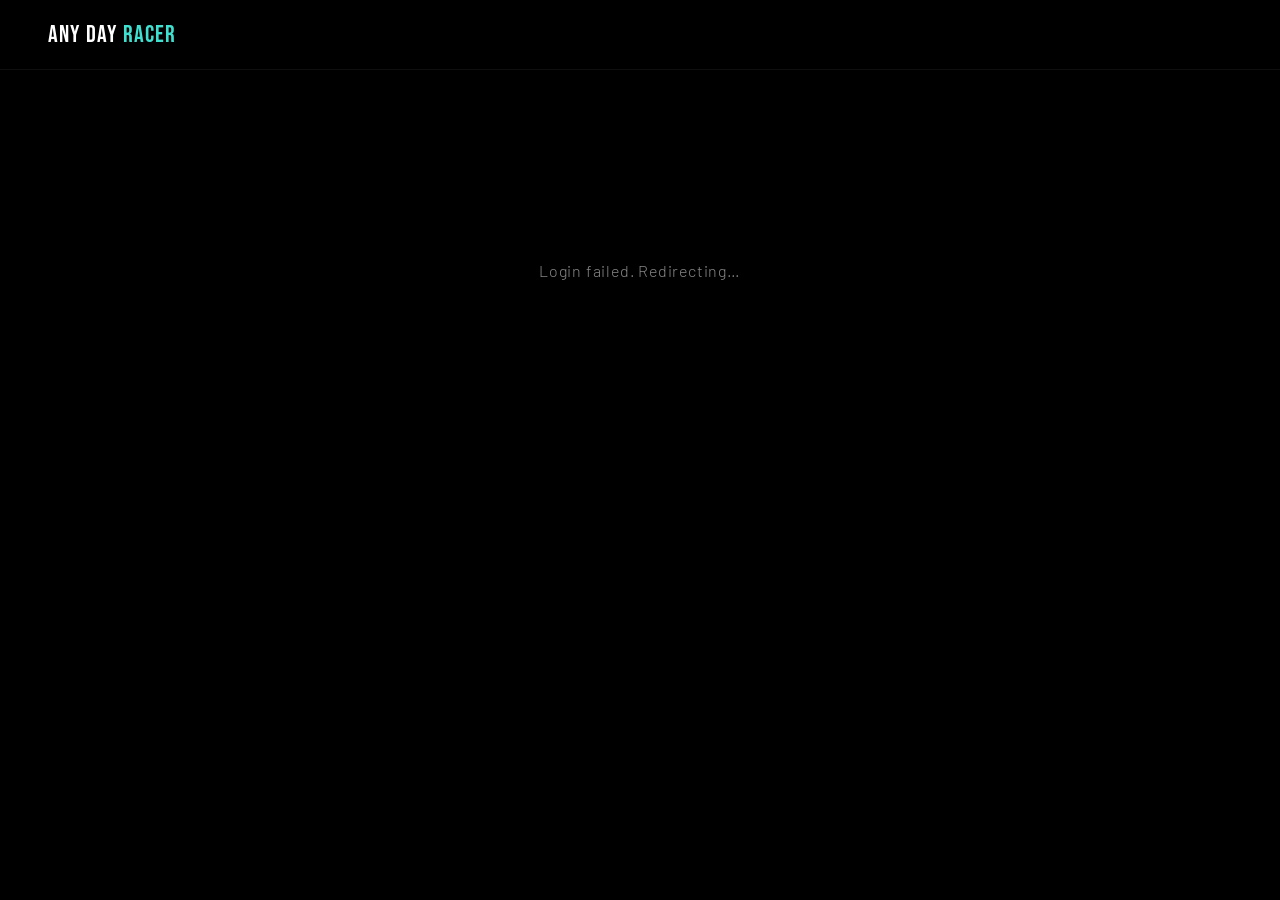
<file: login-callback.html>
<!doctype html>
<html lang="en">
  <head>
    <meta charset="utf-8" />
    <meta name="viewport" content="width=device-width, initial-scale=1.0" />
    <title>Logging in… — Any Day Racer</title>
    <link rel="stylesheet" href="index.css" />
    <link
      href="https://fonts.googleapis.com/css2?family=Bebas+Neue&family=Barlow:wght@300;400;600&display=swap"
      rel="stylesheet"
    />
    <style>
      .callback-wrap {
        min-height: 60vh;
        display: flex;
        flex-direction: column;
        align-items: center;
        justify-content: center;
        gap: 1rem;
        font-family: var(--font-body);
        color: var(--grey-text);
      }
      .callback-wrap p {
        font-size: 1rem;
        letter-spacing: 0.05em;
      }
    </style>
  </head>
  <body>
    <nav class="nav">
      <a href="index.html" class="nav-logo"
        >Any Day <span class="logo-accent">Racer</span></a
      >
    </nav>

    <main class="callback-wrap">
      <p id="status">Logging you in…</p>
    </main>

    <script>
      async function handleLogin() {
        const params = new URLSearchParams(window.location.search);
        const accessToken = params.get("access_token");
        const refreshToken = params.get("refresh_token");
        const expiresAt = params.get("expires_at");
        const athleteId = params.get("athlete_id");

        if (!accessToken || !athleteId) {
          document.getElementById("status").textContent =
            "Login failed. Redirecting…";
          setTimeout(() => {
            window.location.href = "login.html";
          }, 2000);
          return;
        }

        const response = await fetch(
          `/.netlify/functions/get-profile?athlete_id=${athleteId}`,
        );

        if (response.status === 404) {
          document.getElementById("status").textContent =
            "No account found. Redirecting to sign up…";
          setTimeout(() => {
            window.location.href = "signup.html";
          }, 2000);
          return;
        }

        if (!response.ok) {
          document.getElementById("status").textContent =
            "Something went wrong. Please try again.";
          return;
        }

        const profile = await response.json();
        profile.access_token = accessToken;
        profile.refresh_token = refreshToken;
        profile.expires_at = expiresAt;
        profile.athlete_id = athleteId;
        localStorage.setItem("adr_profile", JSON.stringify(profile));

        window.location.href = "profile.html";
      }

      handleLogin();
    </script>
  </body>
</html>
</file>
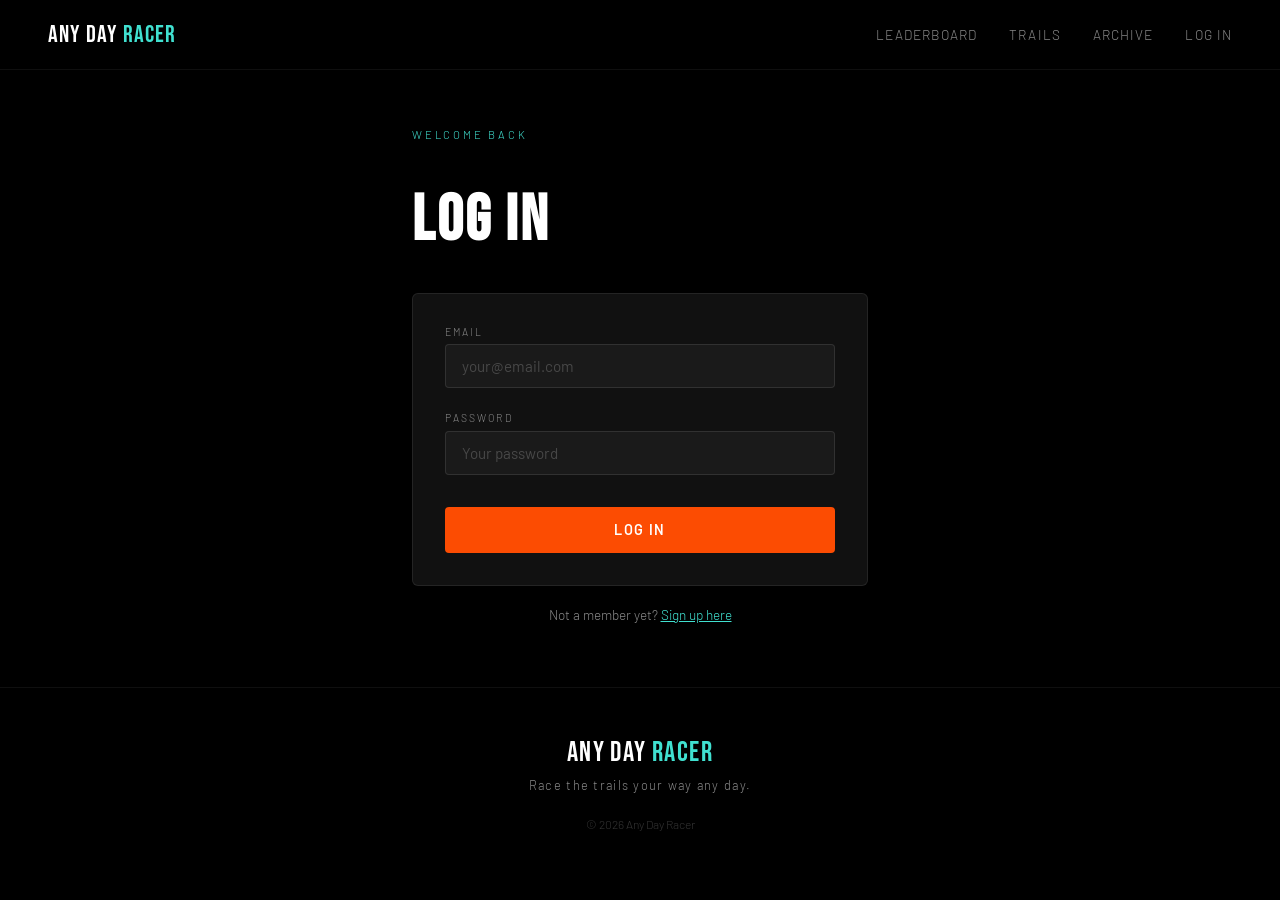
<file: login.html>
<!doctype html>
<html lang="en">
  <head>
    <meta charset="utf-8" />
    <meta name="viewport" content="width=device-width, initial-scale=1.0" />
    <title>Log In — Any Day Racer</title>
    <link rel="stylesheet" href="index.css" />
    <link rel="stylesheet" href="signup.css" />
    <link
      href="https://fonts.googleapis.com/css2?family=Bebas+Neue&family=Barlow:wght@300;400;600&display=swap"
      rel="stylesheet"
    />
  </head>
  <body>
    <nav class="nav">
      <a href="index.html" class="nav-logo"
        >Any Day <span class="logo-accent">Racer</span></a
      >
      <div class="nav-links">
        <a href="leaderboard.html">Leaderboard</a>
        <a href="#">Trails</a>
        <a href="#">Archive</a>
        <a href="login.html" id="nav-login">Log In</a>
        <a href="profile.html" id="nav-profile" style="display:none">My Profile</a>
        <button class="btn-logout" id="nav-logout" style="display:none" onclick="logout()">Log Out</button>
      </div>
    </nav>

    <main class="signup-wrap">
      <div class="signup-heading">
        <p class="section-label">Welcome back</p>
        <h1 class="signup-title">Log in</h1>
      </div>

      <div class="signup-card">
        <div class="form-group">
          <label for="email">Email</label>
          <input type="email" id="email" placeholder="your@email.com" />
        </div>

        <div class="form-group">
          <label for="password">Password</label>
          <input type="password" id="password" placeholder="Your password" />
        </div>

        <p id="login-error" style="display:none; font-family: var(--font-body); color: #e05555; font-size: 0.85rem; margin-bottom: 1rem;"></p>

        <button id="login-btn" class="btn-strava signup-btn">Log In</button>
      </div>

      <p style="font-family: var(--font-body); color: var(--grey-text); font-size: 0.85rem; margin-top: 1.25rem; text-align: center;">
        Not a member yet?
        <a href="signup.html" style="color: var(--turquoise);">Sign up here</a>
      </p>
    </main>

    <footer class="footer">
      <p class="footer-logo">Any Day <span class="logo-accent">Racer</span></p>
      <p class="footer-sub">Race the trails your way any day.</p>
      <p class="footer-copy">&copy; 2026 Any Day Racer</p>
    </footer>

    <script src="login.js"></script>
    <script src="main.js"></script>
  </body>
</html>
</file>
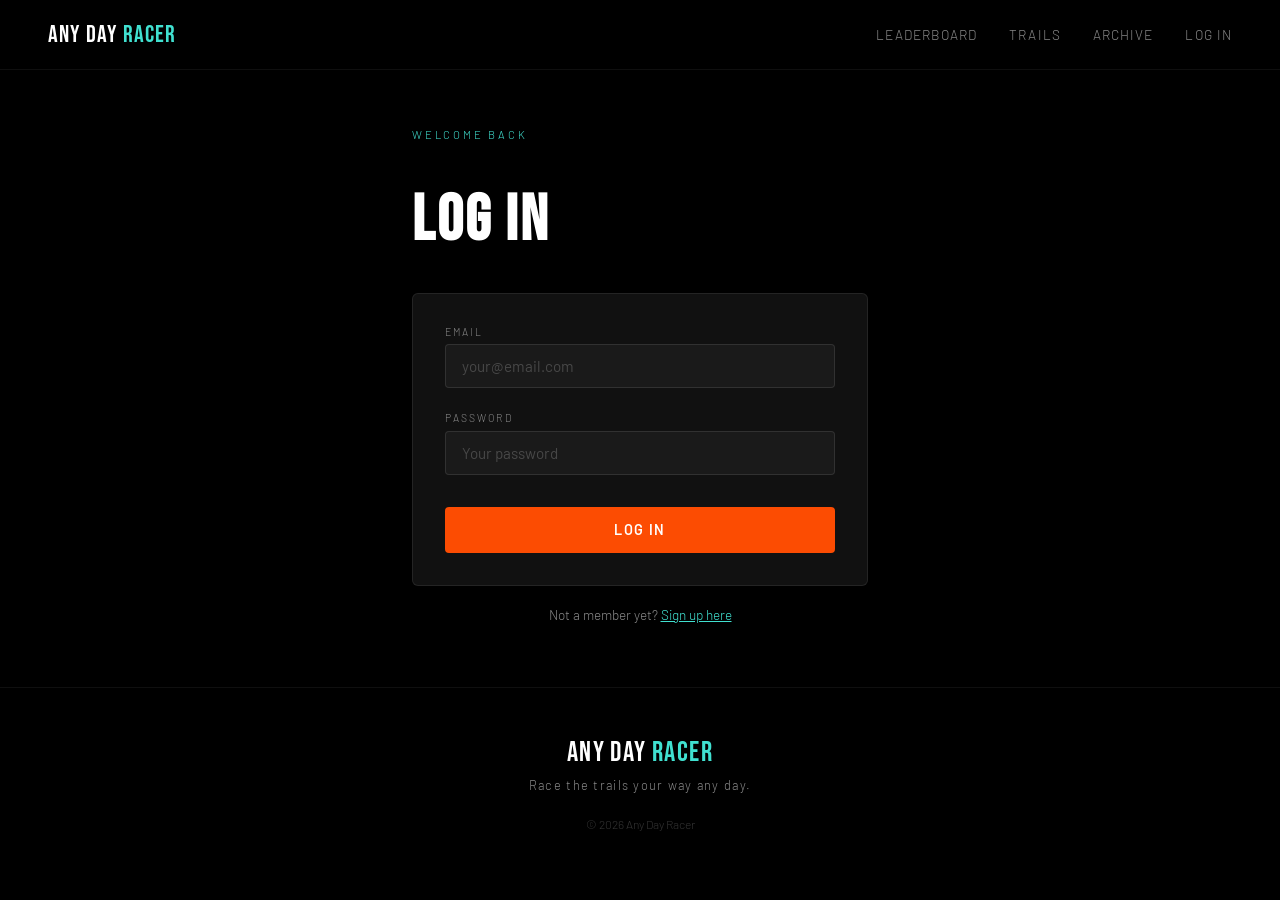
<file: profile.html>
<!doctype html>
<html lang="en">
  <head>
    <meta charset="utf-8" />
    <meta name="viewport" content="width=device-width, initial-scale=1.0" />
    <title>Profile — Any Day Racer</title>
    <link rel="stylesheet" href="index.css" />
    <link rel="stylesheet" href="profile.css" />
    <link
      href="https://fonts.googleapis.com/css2?family=Bebas+Neue&family=Barlow:wght@300;400;600&display=swap"
      rel="stylesheet"
    />
  </head>
  <body>
    <nav class="nav">
      <a href="index.html" class="nav-logo">Any Day <span class="logo-accent">Racer</span></a>
      <div class="nav-links">
        <a href="leaderboard.html">Leaderboard</a>
        <a href="#">Trails</a>
        <a href="#">Archive</a>
        <a href="login.html" id="nav-login" style="display:none">Log In</a>
        <a href="profile.html" id="nav-profile" style="display:none">My Profile</a>
        <button class="btn-logout" id="nav-logout" style="display:none" onclick="logout()">Log Out</button>
      </div>
    </nav>

    <main class="profile-wrap">
      <!-- PROFILE HEADER -->
      <div class="profile-header">
        <div class="avatar" id="avatar">BR</div>
        <div class="profile-identity">
          <p class="profile-eyebrow">Any Day Racer</p>
          <h1 class="profile-name" id="profile-name">Beau Rider</h1>
          <p class="profile-strava">Connected via Strava</p>
        </div>
      </div>

      <!-- RIDER DETAILS -->
      <div class="rider-details">
        <div class="detail-item">
          <span class="detail-label">Home Park</span>
          <span class="detail-val" id="detail-homepark"
            >Woodhill Bike Park</span
          >
        </div>
        <div class="detail-item">
          <span class="detail-label">Bike</span>
          <span class="detail-val" id="detail-bike">Trek Slash 9</span>
        </div>
        <div class="detail-item">
          <span class="detail-label">Favourite Trail</span>
          <span class="detail-val" id="detail-trail">1700</span>
        </div>
      </div>

      <!-- STATS GRID -->
      <div class="stats-grid">
        <div class="stat-card">
          <span class="stat-num">12</span>
          <span class="stat-label">Races Entered</span>
        </div>
        <div class="stat-card">
          <span class="stat-num">3</span>
          <span class="stat-label">Podiums</span>
        </div>
        <div class="stat-card">
          <span class="stat-num">1</span>
          <span class="stat-label">Wins</span>
        </div>
        <div class="stat-card">
          <span class="stat-num">47</span>
          <span class="stat-label">Total Attempts</span>
        </div>
      </div>

      <!-- RESULTS -->
      <div class="results-section">
        <p class="section-label">Race history</p>
        <div class="results-list">
          <div class="result-card">
            <div class="result-month">
              <span class="result-trail">1700</span>
              <span class="result-date">March 2026</span>
            </div>
            <div class="result-mid">
              <span class="result-rank gold-text">#1</span>
              <span class="result-badge gold-badge">Gold</span>
            </div>
            <div class="result-right">
              <span class="result-time">2:56</span>
              <span class="result-attempts">4 attempts</span>
            </div>
          </div>

          <div class="result-card">
            <div class="result-month">
              <span class="result-trail">Ridge Line</span>
              <span class="result-date">February 2026</span>
            </div>
            <div class="result-mid">
              <span class="result-rank silver-text">#2</span>
              <span class="result-badge silver-badge">Silver</span>
            </div>
            <div class="result-right">
              <span class="result-time">3:44</span>
              <span class="result-attempts">6 attempts</span>
            </div>
          </div>

          <div class="result-card">
            <div class="result-month">
              <span class="result-trail">Drop Zone</span>
              <span class="result-date">January 2026</span>
            </div>
            <div class="result-mid">
              <span class="result-rank bronze-text">#3</span>
              <span class="result-badge bronze-badge">Bronze</span>
            </div>
            <div class="result-right">
              <span class="result-time">1:22</span>
              <span class="result-attempts">3 attempts</span>
            </div>
          </div>

          <div class="result-card">
            <div class="result-month">
              <span class="result-trail">Sunset Chute</span>
              <span class="result-date">December 2025</span>
            </div>
            <div class="result-mid">
              <span class="result-rank">#7</span>
              <span class="result-badge">Finisher</span>
            </div>
            <div class="result-right">
              <span class="result-time">4:10</span>
              <span class="result-attempts">2 attempts</span>
            </div>
          </div>
        </div>
      </div>
    </main>

    <footer class="footer">
      <p class="footer-logo">Any Day Racer</p>
      <p class="footer-sub">Race the trails your way any day.</p>
      <p class="footer-copy">© 2026 Any Day Racer</p>
    </footer>
    <script src="profile.js"></script>
    <script src="main.js"></script>
  </body>
</html>
</file>
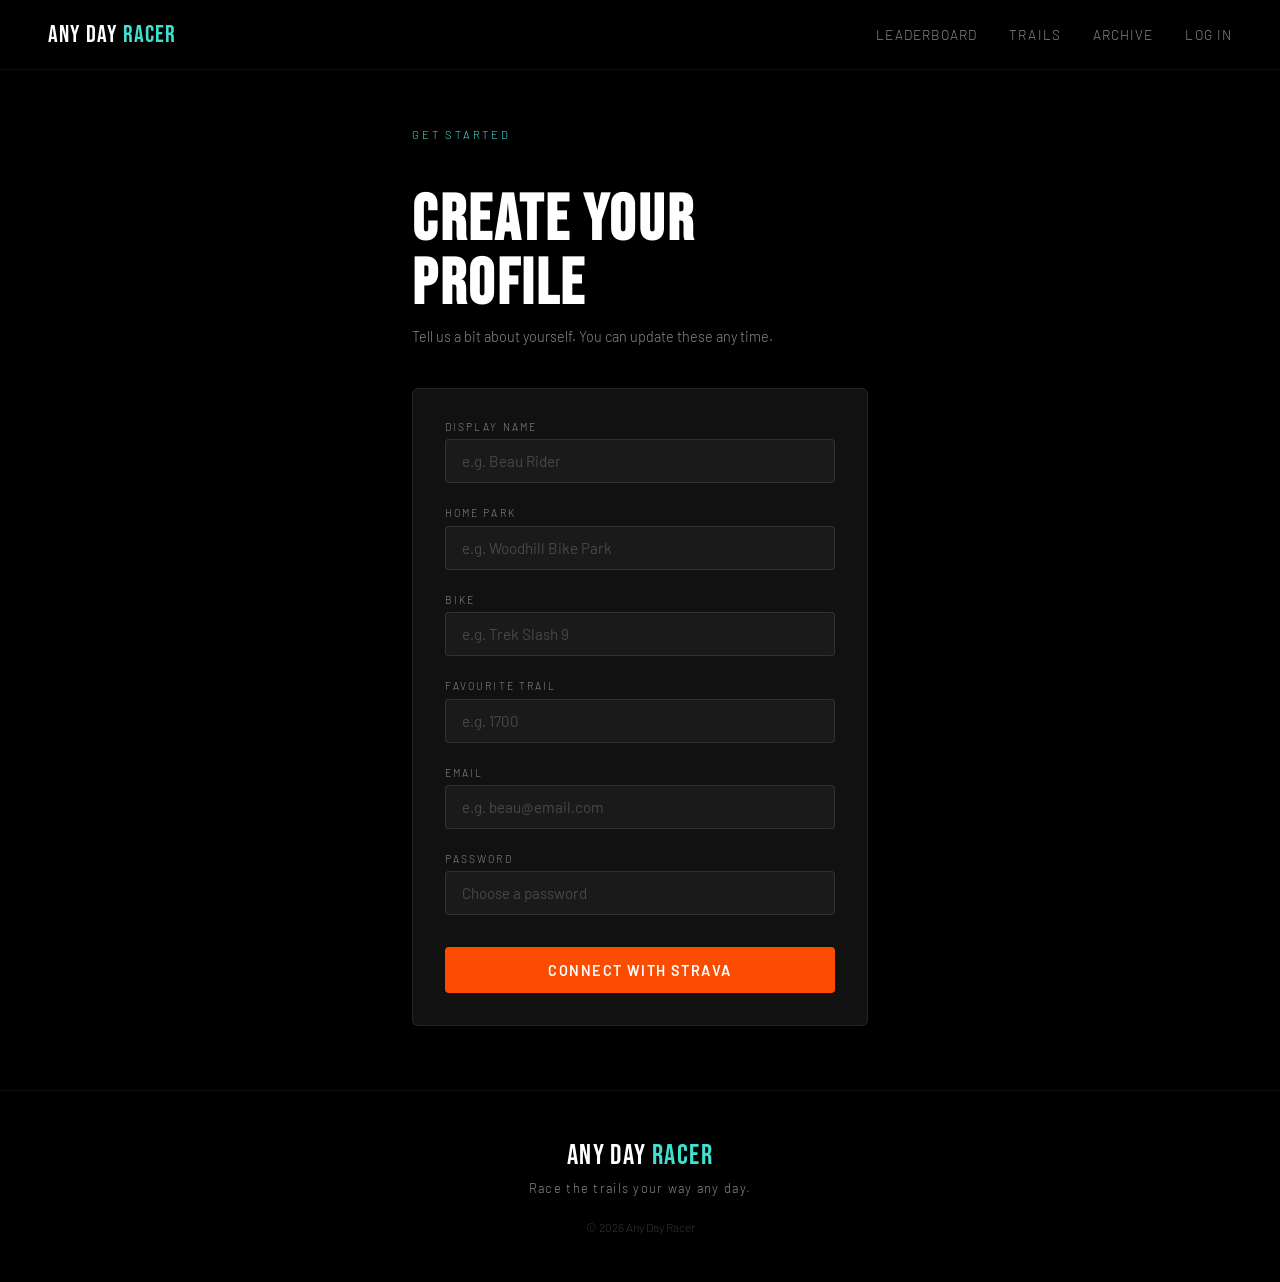
<file: signup.html>
<!doctype html>
<html lang="en">
  <head>
    <meta charset="utf-8" />
    <meta name="viewport" content="width=device-width, initial-scale=1.0" />
    <title>Create Profile — Any Day Racer</title>
    <link rel="stylesheet" href="index.css" />
    <link rel="stylesheet" href="signup.css" />
    <link
      href="https://fonts.googleapis.com/css2?family=Bebas+Neue&family=Barlow:wght@300;400;600&display=swap"
      rel="stylesheet"
    />
  </head>
  <body>
    <nav class="nav">
      <a href="index.html" class="nav-logo"
        >Any Day <span class="logo-accent">Racer</span></a
      >
      <div class="nav-links">
        <a href="leaderboard.html">Leaderboard</a>
        <a href="#">Trails</a>
        <a href="#">Archive</a>
        <a href="login.html" id="nav-login">Log In</a>
        <a href="profile.html" id="nav-profile" style="display:none">My Profile</a>
        <button class="btn-logout" id="nav-logout" style="display:none" onclick="logout()">Log Out</button>
      </div>
    </nav>

    <main class="signup-wrap">
      <div class="signup-heading">
        <p class="section-label">Get started</p>
        <h1 class="signup-title">Create your profile</h1>
        <p class="signup-sub">
          Tell us a bit about yourself. You can update these any time.
        </p>
      </div>

      <div class="signup-card">
        <div class="form-group">
          <label for="name">Display name</label>
          <input type="text" id="name" placeholder="e.g. Beau Rider" />
        </div>

        <div class="form-group">
          <label for="homepark">Home park</label>
          <input type="text" id="homepark" placeholder="e.g. Woodhill Bike Park" />
        </div>

        <div class="form-group">
          <label for="bike">Bike</label>
          <input type="text" id="bike" placeholder="e.g. Trek Slash 9" />
        </div>

        <div class="form-group">
          <label for="trail">Favourite trail</label>
          <input type="text" id="trail" placeholder="e.g. 1700" />
        </div>

        <div class="form-group">
          <label for="email">Email</label>
          <input type="email" id="email" placeholder="e.g. beau@email.com" />
        </div>

        <div class="form-group">
          <label for="password">Password</label>
          <input type="password" id="password" placeholder="Choose a password" />
        </div>

        <p id="signup-error" style="display:none; font-family: var(--font-body); color: #e05555; font-size: 0.85rem; margin-bottom: 1rem;"></p>

        <button id="strava-btn" class="btn-strava signup-btn">Connect with Strava</button>
      </div>
    </main>

    <footer class="footer">
      <p class="footer-logo">Any Day <span class="logo-accent">Racer</span></p>
      <p class="footer-sub">Race the trails your way any day.</p>
      <p class="footer-copy">&copy; 2026 Any Day Racer</p>
    </footer>

    <script src="signup.js"></script>
    <script src="main.js"></script>
  </body>
</html>
</file>
<file: index.css>
*,
*::before,
*::after {
  box-sizing: border-box;
  margin: 0;
  padding: 0;
}

:root {
  --black: #000;
  --white: #fff;
  --turquoise: turquoise;
  --orange: #fc4c02;
  --turquoise-dim: rgba(64, 224, 208, 0.15);
  --grey-dark: #111;
  --grey-mid: #1a1a1a;
  --grey-text: #888;
  --font-display: "Bebas Neue", sans-serif;
  --font-body: "Barlow", sans-serif;
}

html {
  scroll-behavior: smooth;
}

body {
  background-color: var(--black);
  color: var(--white);
  font-family: var(--font-body);
  font-weight: 300;
  overflow-x: hidden;
}

/* NAV */
.nav {
  position: fixed;
  top: 0;
  left: 0;
  right: 0;
  z-index: 100;
  display: flex;
  align-items: center;
  justify-content: space-between;
  padding: 1.25rem 3rem;
  background: rgba(0, 0, 0, 0.85);
  backdrop-filter: blur(8px);
  border-bottom: 1px solid rgba(255, 255, 255, 0.06);
}

.nav-logo {
  font-family: var(--font-display);
  font-size: 1.5rem;
  letter-spacing: 0.05em;
  color: var(--white);
  text-decoration: none;
}

.logo-accent {
  color: turquoise;
}

.nav-links {
  display: flex;
  align-items: center;
  gap: 2rem;
}

.nav-links a {
  color: var(--grey-text);
  text-decoration: none;
  font-size: 0.85rem;
  letter-spacing: 0.08em;
  text-transform: uppercase;
  transition: color 0.2s;
}

.nav-links a:hover {
  color: var(--white);
}

.nav-strava {
  color: #fff !important;
  background: var(--orange);
  border: 1px solid var(--orange);
  padding: 0.85rem 2rem;
  border-radius: 4px;
  font-weight: 600;
  font-size: 0.85rem;
  letter-spacing: 0.1em;
  text-transform: uppercase;
  text-decoration: none;
  transition: opacity 0.2s !important;
}

.nav-strava:hover {
  opacity: 0.85;
  color: #fff !important;
}

.btn-logout {
  background: transparent;
  border: none;
  color: var(--grey-text);
  font-family: var(--font-body);
  font-size: 0.85rem;
  letter-spacing: 0.08em;
  text-transform: uppercase;
  padding: 0;
  cursor: pointer;
  transition: color 0.2s;
}

.btn-logout:hover {
  color: var(--white);
}

/* HERO */
.hero {
  position: relative;
  min-height: 100vh;
  display: flex;
  align-items: center;
  padding: 6rem 3rem 6rem;
  overflow: hidden;
}

.hero-bg {
  position: absolute;
  inset: 0;
  background:
    radial-gradient(
      ellipse 60% 60% at 80% 50%,
      rgba(64, 224, 208, 0.07) 0%,
      transparent 70%
    ),
    repeating-linear-gradient(
      90deg,
      transparent,
      transparent 80px,
      rgba(255, 255, 255, 0.02) 80px,
      rgba(255, 255, 255, 0.02) 81px
    );
  pointer-events: none;
}

.hero-content {
  position: relative;
  z-index: 1;
  max-width: 700px;
  animation: fadeUp 0.9s ease both;
}

.hero-eyebrow {
  font-size: 0.75rem;
  letter-spacing: 0.2em;
  text-transform: uppercase;
  color: var(--turquoise);
  margin-bottom: 1.25rem;
}

.hero-title {
  font-family: var(--font-display);
  font-size: clamp(4rem, 10vw, 9rem);
  line-height: 0.95;
  letter-spacing: 0.02em;
  text-transform: uppercase;
  margin-bottom: 1.5rem;
}

.accent {
  color: var(--turquoise);
}

.hero-sub {
  font-size: 1.1rem;
  color: var(--grey-text);
  margin-bottom: 2.5rem;
  font-weight: 300;
}

.btn-primary {
  display: inline-block;
  background: var(--turquoise);
  color: var(--black);
  text-decoration: none;
  font-family: var(--font-body);
  font-weight: 600;
  font-size: 0.85rem;
  letter-spacing: 0.1em;
  text-transform: uppercase;
  padding: 0.85rem 2rem;
  border-radius: 4px;
  transition:
    opacity 0.2s,
    transform 0.2s;
}

.btn-primary:hover {
  opacity: 0.85;
  transform: translateY(-2px);
}

.btn-strava {
  display: inline-block;
  background: var(--orange);
  color: #fff;
  text-decoration: none;
  font-family: var(--font-body);
  font-weight: 600;
  font-size: 0.85rem;
  letter-spacing: 0.1em;
  text-transform: uppercase;
  padding: 0.85rem 2rem;
  border-radius: 4px;
  transition:
    opacity 0.2s,
    transform 0.2s;
  border: none;
  cursor: pointer;
}

.btn-strava:hover {
  opacity: 0.85;
  transform: translateY(-2px);
}

.hero-scroll {
  position: absolute;
  bottom: 2rem;
  left: 3rem;
  font-size: 0.7rem;
  letter-spacing: 0.2em;
  text-transform: uppercase;
  color: var(--grey-text);
  writing-mode: vertical-rl;
  animation: fadeUp 1.2s ease both;
}

/* HOW IT WORKS */
.how {
  padding: 7rem 3rem;
  border-top: 1px solid rgba(255, 255, 255, 0.06);
}

.how-inner {
  max-width: 1000px;
  margin: 0 auto;
}

.section-label {
  font-size: 0.7rem;
  letter-spacing: 0.25em;
  text-transform: uppercase;
  color: var(--turquoise);
  margin-bottom: 3rem;
}

.steps {
  display: grid;
  grid-template-columns: repeat(3, 1fr);
  gap: 3rem;
}

.step {
  border-top: 1px solid rgba(255, 255, 255, 0.1);
  padding-top: 1.5rem;
}

.step-num {
  font-family: var(--font-display);
  font-size: 3rem;
  color: rgba(255, 255, 255, 0.08);
  display: block;
  margin-bottom: 1rem;
  line-height: 1;
}

.step h3 {
  font-family: var(--font-display);
  font-size: 1.75rem;
  letter-spacing: 0.05em;
  margin-bottom: 0.75rem;
  color: var(--white);
}

.step p {
  font-size: 0.9rem;
  color: var(--grey-text);
  line-height: 1.7;
}

/* THIS MONTH */
.this-month {
  padding: 7rem 3rem;
  background: var(--grey-dark);
  border-top: 1px solid rgba(255, 255, 255, 0.06);
  border-bottom: 1px solid rgba(255, 255, 255, 0.06);
}

.month-inner {
  max-width: 1000px;
  margin: 0 auto;
}

.trail-card {
  background: var(--grey-mid);
  border: 1px solid rgba(255, 255, 255, 0.08);
  border-left: 3px solid var(--turquoise);
  border-radius: 6px;
  padding: 2.5rem;
  display: flex;
  align-items: flex-end;
  justify-content: space-between;
  gap: 2rem;
  flex-wrap: wrap;
}

.trail-name {
  font-family: var(--font-display);
  font-size: 4rem;
  letter-spacing: 0.05em;
  line-height: 1;
  margin-bottom: 0.25rem;
}

.trail-location {
  font-size: 0.8rem;
  color: var(--grey-text);
  letter-spacing: 0.15em;
  text-transform: uppercase;
  margin-bottom: 2rem;
}

.trail-meta {
  display: flex;
  gap: 2.5rem;
  flex-wrap: wrap;
}

.meta-item {
  display: flex;
  flex-direction: column;
  gap: 0.25rem;
}

.meta-label {
  font-size: 0.65rem;
  letter-spacing: 0.2em;
  text-transform: uppercase;
  color: var(--grey-text);
}

.meta-val {
  font-size: 0.95rem;
  font-weight: 600;
  color: var(--white);
}

.btn-outline {
  display: inline-block;
  border: 1px solid var(--turquoise);
  color: var(--turquoise);
  text-decoration: none;
  font-size: 0.8rem;
  letter-spacing: 0.1em;
  text-transform: uppercase;
  padding: 0.75rem 1.5rem;
  border-radius: 4px;
  white-space: nowrap;
  transition: background 0.2s;
}

.btn-outline:hover {
  background: var(--turquoise-dim);
}

/* VIBE SECTION */
.vibe {
  padding: 8rem 3rem;
}

.vibe-inner {
  max-width: 700px;
  margin: 0 auto;
  text-align: center;
}

.vibe h2 {
  font-family: var(--font-display);
  font-size: clamp(2rem, 5vw, 3.5rem);
  letter-spacing: 0.03em;
  line-height: 1.1;
  margin-bottom: 2rem;
}

.vibe p {
  font-size: 1rem;
  color: var(--grey-text);
  line-height: 1.8;
}

/* FOOTER */
.footer {
  padding: 3rem;
  border-top: 1px solid rgba(255, 255, 255, 0.06);
  text-align: center;
}

.footer-logo {
  font-family: var(--font-display);
  font-size: 1.75rem;
  letter-spacing: 0.05em;
  margin-bottom: 0.5rem;
}

.footer-sub {
  font-size: 0.8rem;
  color: var(--grey-text);
  letter-spacing: 0.1em;
  margin-bottom: 1.5rem;
}

.footer-copy {
  font-size: 0.75rem;
  color: rgba(255, 255, 255, 0.2);
}

/* ANIMATIONS */
@keyframes fadeUp {
  from {
    opacity: 0;
    transform: translateY(24px);
  }
  to {
    opacity: 1;
    transform: translateY(0);
  }
}

/* RESPONSIVE */
@media (max-width: 860px) {
  .nav {
    padding: 1rem 1.5rem;
  }

  .nav-links {
    gap: 1rem;
  }

  .nav-links a:not(.nav-strava) {
    display: none;
  }

  .hero {
    padding: 6rem 1.5rem 3rem;
  }

  .hero-scroll {
    display: none;
  }

  .how,
  .this-month,
  .vibe {
    padding: 4rem 1.5rem;
  }

  .steps {
    grid-template-columns: 1fr;
    gap: 2rem;
  }

  .trail-card {
    flex-direction: column;
    align-items: flex-start;
  }

  .footer {
    padding: 2rem 1.5rem;
  }
}
</file>
<file: signup.css>
.signup-wrap {
  max-width: 520px;
  margin: 0 auto;
  padding: 8rem 2rem 4rem;
  animation: fadeUp 0.7s ease both;
}

.signup-heading {
  margin-bottom: 2.5rem;
}

.signup-title {
  font-family: var(--font-display);
  font-size: clamp(2.5rem, 6vw, 4rem);
  letter-spacing: 0.04em;
  line-height: 1;
  color: var(--white);
  margin-bottom: 0.5rem;
}

.signup-sub {
  font-size: 0.9rem;
  color: var(--grey-text);
  line-height: 1.6;
}

/* CARD */
.signup-card {
  background: #111;
  border: 1px solid rgba(255, 255, 255, 0.08);
  border-radius: 6px;
  padding: 2rem;
  display: flex;
  flex-direction: column;
  gap: 1.5rem;
}

/* STRAVA BADGE */
.strava-badge {
  display: flex;
  align-items: center;
  gap: 0.5rem;
  background: rgba(252, 76, 2, 0.1);
  border: 1px solid rgba(252, 76, 2, 0.3);
  border-radius: 4px;
  padding: 0.6rem 1rem;
  font-size: 0.8rem;
  color: #fc4c02;
  letter-spacing: 0.05em;
}

/* FORM */
.form-group {
  display: flex;
  flex-direction: column;
  gap: 0.4rem;
}

.form-group label {
  font-size: 0.65rem;
  letter-spacing: 0.2em;
  text-transform: uppercase;
  color: var(--grey-text);
}

.form-group input {
  background: rgba(255, 255, 255, 0.04);
  border: 1px solid rgba(255, 255, 255, 0.1);
  border-radius: 4px;
  padding: 0.75rem 1rem;
  font-size: 0.95rem;
  font-family: var(--font-body);
  color: var(--white);
  transition: border-color 0.2s;
}

.form-group input::placeholder {
  color: rgba(255, 255, 255, 0.2);
}

.form-group input:focus {
  outline: none;
  border-color: turquoise;
}

.signup-btn {
  width: 100%;
  padding: 0.9rem;
  font-size: 0.9rem;
  cursor: pointer;
  border: none;
  margin-top: 0.5rem;
}

@media (max-width: 860px) {
  .signup-wrap {
    padding: 6rem 1.5rem 3rem;
  }
}
</file>
<file: profile.css>
.profile-wrap {
  max-width: 800px;
  margin: 0 auto;
  padding: 8rem 2rem 4rem;
}

/* PROFILE HEADER */
.profile-header {
  display: flex;
  align-items: center;
  gap: 1.75rem;
  margin-bottom: 2.5rem;
  animation: fadeUp 0.7s ease both;
}

.avatar {
  width: 72px;
  height: 72px;
  border-radius: 50%;
  background: var(--turquoise-dim);
  border: 2px solid var(--turquoise);
  display: flex;
  align-items: center;
  justify-content: center;
  font-family: var(--font-display);
  font-size: 1.5rem;
  color: var(--turquoise);
  flex-shrink: 0;
}

.profile-eyebrow {
  font-size: 0.65rem;
  letter-spacing: 0.2em;
  text-transform: uppercase;
  color: var(--turquoise);
  margin-bottom: 0.25rem;
}

.profile-name {
  font-family: var(--font-display);
  font-size: 2.75rem;
  letter-spacing: 0.04em;
  line-height: 1;
  margin-bottom: 0.35rem;
}

.profile-strava {
  font-size: 0.75rem;
  color: var(--grey-text);
  letter-spacing: 0.05em;
}

/* RIDER DETAILS */
.rider-details {
  display: flex;
  gap: 0;
  border: 1px solid rgba(255, 255, 255, 0.08);
  border-radius: 6px;
  overflow: hidden;
  margin-bottom: 2rem;
  animation: fadeUp 0.8s ease both;
}

.detail-item {
  flex: 1;
  padding: 1.25rem 1.5rem;
  border-right: 1px solid rgba(255, 255, 255, 0.08);
  display: flex;
  flex-direction: column;
  gap: 0.35rem;
}

.detail-item:last-child {
  border-right: none;
}

.detail-label {
  font-size: 0.65rem;
  letter-spacing: 0.2em;
  text-transform: uppercase;
  color: var(--grey-text);
}

.detail-val {
  font-size: 0.95rem;
  font-weight: 600;
  color: var(--white);
}

/* STATS GRID */
.stats-grid {
  display: grid;
  grid-template-columns: repeat(4, 1fr);
  gap: 1rem;
  margin-bottom: 3.5rem;
  animation: fadeUp 0.9s ease both;
}

.stat-card {
  background: #111;
  border: 1px solid rgba(255, 255, 255, 0.08);
  border-radius: 6px;
  padding: 1.5rem 1rem;
  text-align: center;
  display: flex;
  flex-direction: column;
  gap: 0.4rem;
  transition: border-color 0.2s;
}

.stat-card:hover {
  border-color: var(--turquoise);
}

.stat-num {
  font-family: var(--font-display);
  font-size: 2.75rem;
  line-height: 1;
  color: var(--white);
}

.stat-label {
  font-size: 0.7rem;
  letter-spacing: 0.15em;
  text-transform: uppercase;
  color: var(--grey-text);
}

/* RESULTS */
.results-section {
  margin-bottom: 3.5rem;
  animation: fadeUp 1s ease both;
}

.results-list {
  display: flex;
  flex-direction: column;
  gap: 0.75rem;
}

.result-card {
  display: flex;
  align-items: center;
  justify-content: space-between;
  background: #111;
  border: 1px solid rgba(255, 255, 255, 0.08);
  border-radius: 6px;
  padding: 1.1rem 1.5rem;
  transition:
    border-color 0.2s,
    transform 0.2s;
}

.result-card:hover {
  border-color: rgba(255, 255, 255, 0.2);
  transform: translateX(4px);
}

.result-month {
  display: flex;
  flex-direction: column;
  gap: 0.2rem;
  min-width: 160px;
}

.result-trail {
  font-family: var(--font-display);
  font-size: 1.3rem;
  letter-spacing: 0.04em;
  color: var(--white);
  line-height: 1;
}

.result-date {
  font-size: 0.7rem;
  color: var(--grey-text);
  letter-spacing: 0.1em;
}

.result-mid {
  display: flex;
  align-items: center;
  gap: 0.75rem;
}

.result-rank {
  font-family: var(--font-display);
  font-size: 1.5rem;
  color: var(--grey-text);
}

.result-badge {
  font-size: 0.65rem;
  letter-spacing: 0.12em;
  text-transform: uppercase;
  padding: 0.25rem 0.6rem;
  border-radius: 3px;
  background: rgba(255, 255, 255, 0.06);
  color: var(--grey-text);
}

.gold-text {
  color: gold;
}
.silver-text {
  color: silver;
}
.bronze-text {
  color: #cd7f32;
}

.gold-badge {
  background: rgba(255, 215, 0, 0.12);
  color: gold;
}

.silver-badge {
  background: rgba(192, 192, 192, 0.12);
  color: silver;
}

.bronze-badge {
  background: rgba(205, 127, 50, 0.12);
  color: #cd7f32;
}

.result-right {
  display: flex;
  flex-direction: column;
  align-items: flex-end;
  gap: 0.2rem;
}

.result-time {
  font-family: var(--font-display);
  font-size: 1.5rem;
  color: var(--turquoise);
  line-height: 1;
}

.result-attempts {
  font-size: 0.7rem;
  color: var(--grey-text);
  letter-spacing: 0.08em;
}

/* RESPONSIVE */
@media (max-width: 860px) {
  .profile-wrap {
    padding: 6rem 1.5rem 3rem;
  }

  .stats-grid {
    grid-template-columns: repeat(2, 1fr);
  }

  .rider-details {
    flex-direction: column;
  }

  .detail-item {
    border-right: none;
    border-bottom: 1px solid rgba(255, 255, 255, 0.08);
  }

  .detail-item:last-child {
    border-bottom: none;
  }

  .result-card {
    flex-wrap: wrap;
    gap: 0.75rem;
  }
}
.btn-logout {
  background: transparent;
  border: none;
  color: var(--grey-text);
  font-family: var(--font-body);
  font-size: 0.85rem;
  letter-spacing: 0.08em;
  text-transform: uppercase;
  padding: 0;
  cursor: pointer;
  transition: color 0.2s;
}

.btn-logout:hover {
  color: var(--white);
}
</file>
